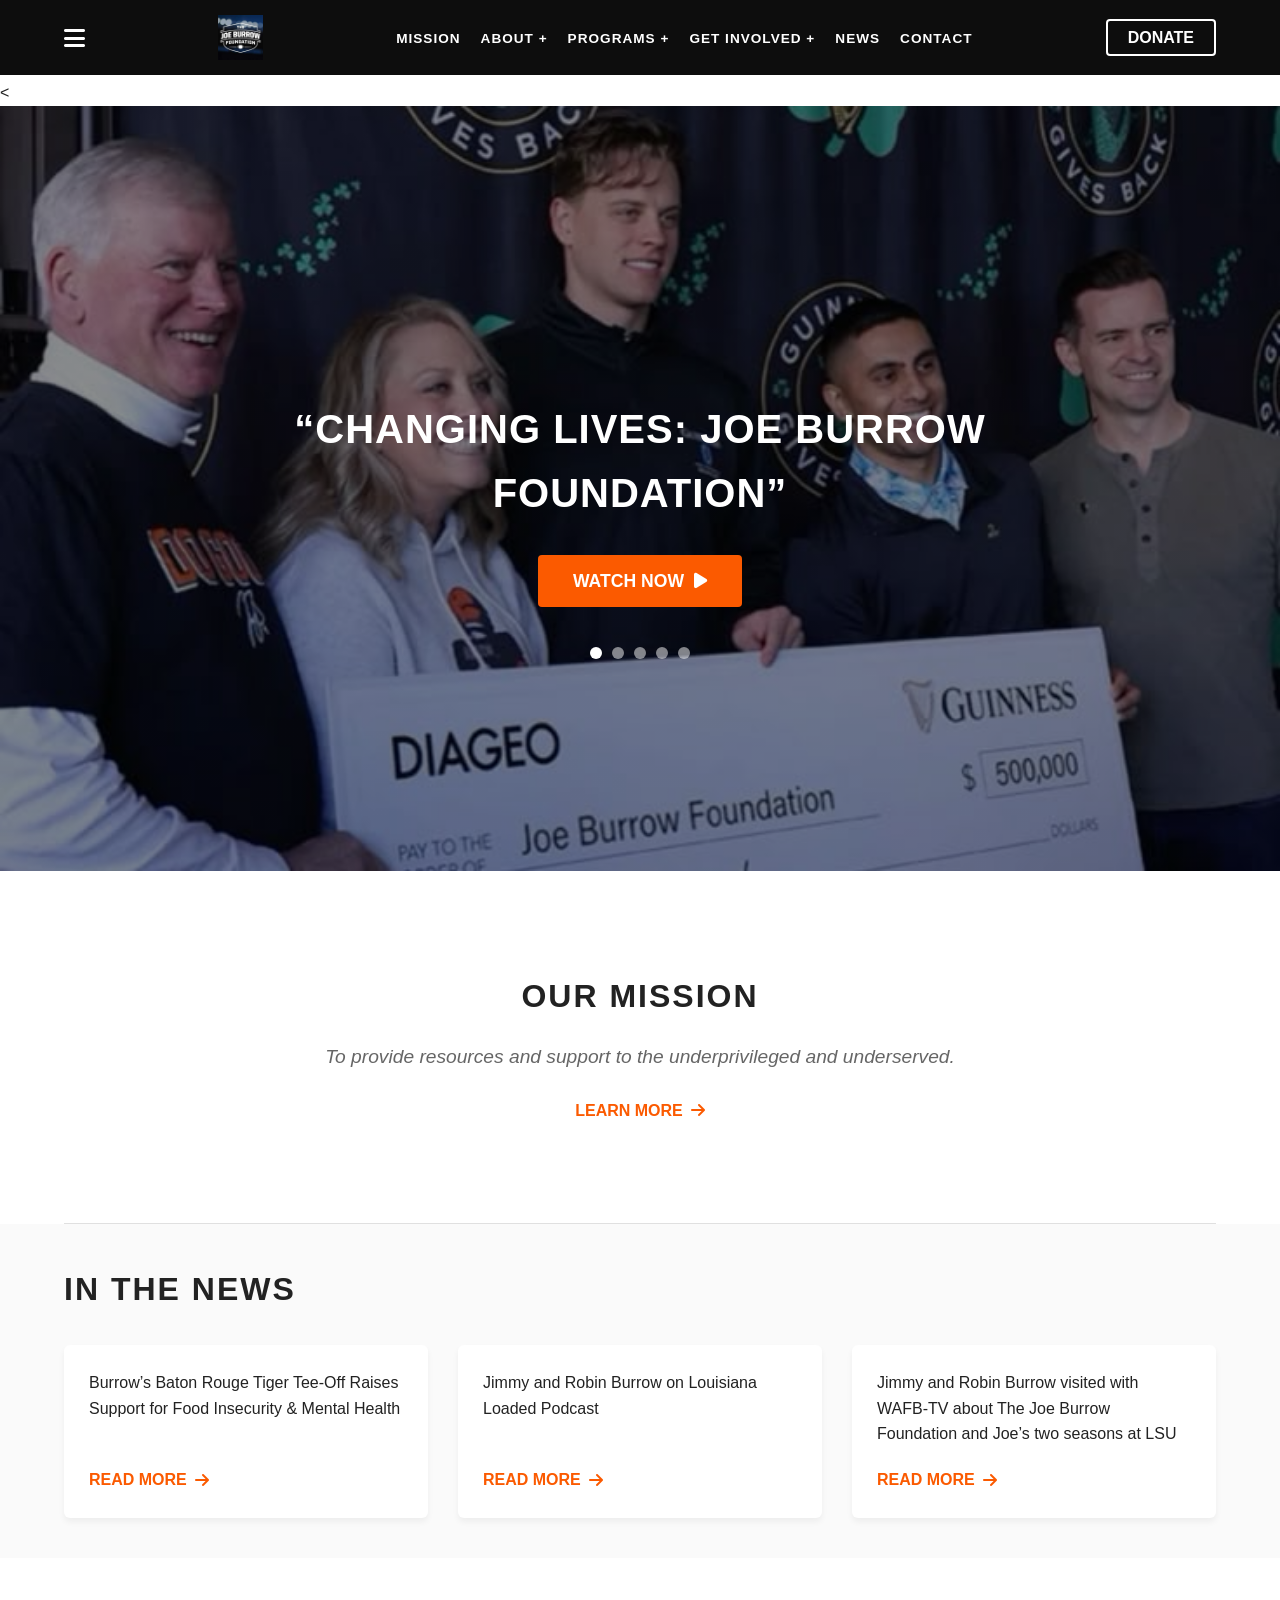
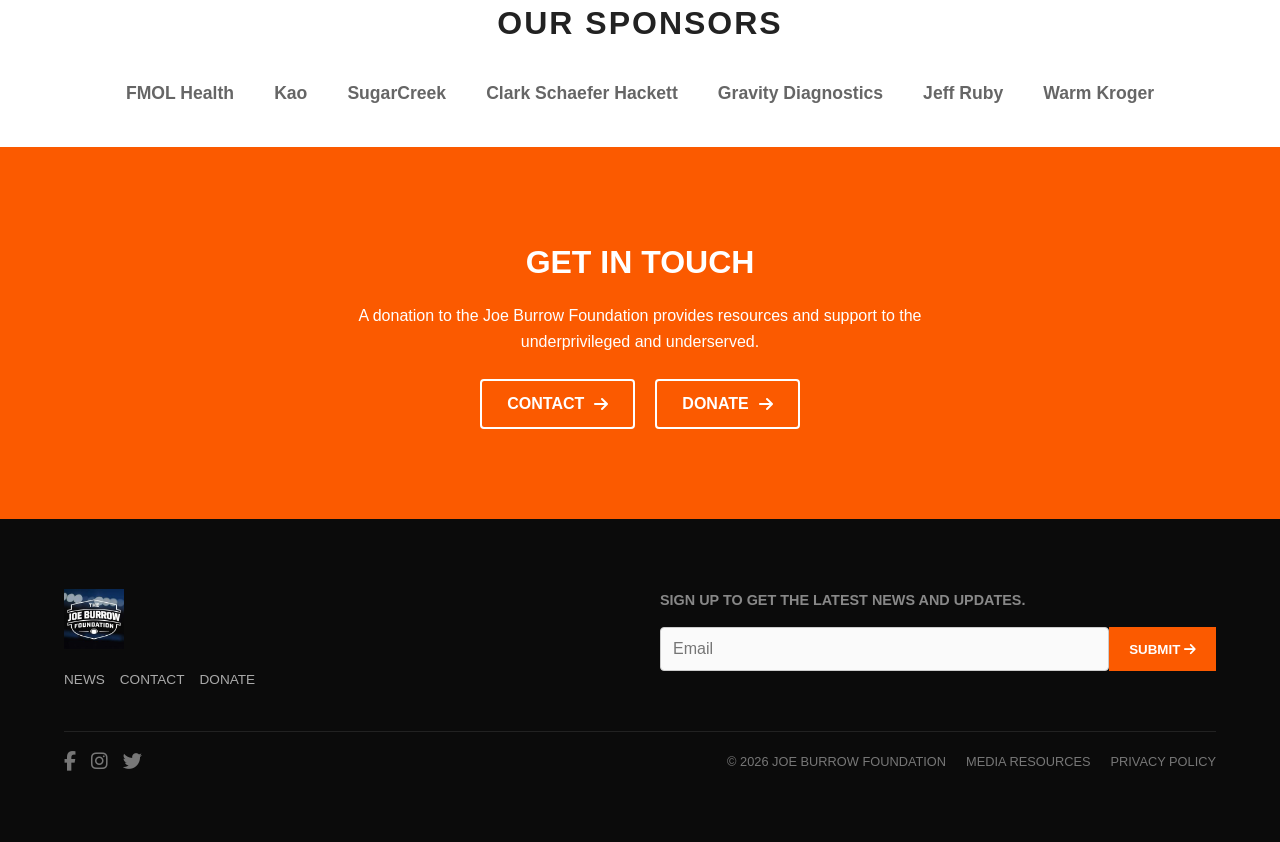
<file: joe burro/index.html>
<<!DOCTYPE html>
<html lang="en">
<head>
    <meta charset="UTF-8">
    <meta name="viewport" content="width=device-width, initial-scale=1.0">
    <title>Joe Burrow Foundation - Everyone has a responsibility to do good.</title>
    <link rel="stylesheet" href="style.css">
    <link rel="stylesheet" href="https://cdnjs.cloudflare.com/ajax/libs/font-awesome/6.4.0/css/all.min.css">
</head>
<body>

    <header class="main-header">
        <div class="header-container">
            <button class="menu-toggle" aria-label="Toggle Menu">
                <i class="fa-solid fa-bars"></i>
            </button>
            
            <div class="logo">
                <a href="#"><img src="logo.png" alt="The Joe Burrow Foundation logo"></a>
            </div>
            
            <nav class="main-nav">
                <ul>
                    <li><a href="#">MISSION</a></li>
                    <li><a href="https://joeburrow.org/about/">ABOUT +</a></li>
                    <li><a href="#">PROGRAMS +</a></li>
                    <li><a href="donate.html">GET INVOLVED +</a></li>
                    <li><a href="https://joeburrow.org/news/">NEWS</a></li>
                    <li><a href="contact.html">CONTACT</a></li>
                </ul>
            </nav>
            
            <div class="header-actions">
                <a href="#" class="btn-donate">DONATE</a>
            </div>
        </div>
    </header>

    <section class="hero-section">
        <div class="hero-content">
            <h1>“CHANGING LIVES: JOE BURROW FOUNDATION”</h1>
            <a href="#" class="btn-watch">WATCH NOW <i class="fa-solid fa-play"></i></a>
        </div>
        <div class="slider-controls">
            <span class="dot active"></span>
            <span class="dot"></span>
            <span class="dot"></span>
            <span class="dot"></span>
            <span class="dot"></span>
        </div>
    </section>

    <section class="mission-section">
        <div class="container">
            <h2>OUR MISSION</h2>
            <p><em>To provide resources and support to the underprivileged and underserved.</em></p>
            <a href="#" class="btn-link">LEARN MORE <i class="fa-solid fa-arrow-right"></i></a>
        </div>
    </section>

    <hr class="section-divider">

    <section class="news-section">
        <div class="container">
            <h2>IN THE NEWS</h2>
            <div class="news-grid">
                <div class="news-item">
                    <p>Burrow’s Baton Rouge Tiger Tee-Off Raises Support for Food Insecurity & Mental Health</p>
                    <a href="#" class="btn-link">READ MORE <i class="fa-solid fa-arrow-right"></i></a>
                </div>
                <div class="news-item">
                    <p>Jimmy and Robin Burrow on Louisiana Loaded Podcast</p>
                    <a href="#" class="btn-link">READ MORE <i class="fa-solid fa-arrow-right"></i></a>
                </div>
                <div class="news-item">
                    <p>Jimmy and Robin Burrow visited with WAFB-TV about The Joe Burrow Foundation and Joe’s two seasons at LSU</p>
                    <a href="#" class="btn-link">READ MORE <i class="fa-solid fa-arrow-right"></i></a>
                </div>
            </div>
        </div>
    </section>

    <section class="sponsors-section">
        <div class="container">
            <h2>OUR SPONSORS</h2>
            <div class="sponsors-grid">
                <span>FMOL Health</span>
                <span>Kao</span>
                <span>SugarCreek</span>
                <span>Clark Schaefer Hackett</span>
                <span>Gravity Diagnostics</span>
                <span>Jeff Ruby</span>
                <span>Warm Kroger</span>
            </div>
        </div>
    </section>
    <section class="cta-section">
        <div class="container">
            <h3>GET IN TOUCH</h3>
            <p>A donation to the Joe Burrow Foundation provides resources and support to the underprivileged and underserved.</p>
            <div class="cta-buttons">
                <a href="#" class="btn-secondary">CONTACT <i class="fa-solid fa-arrow-right"></i></a>
                
                <a href="donate.html" class="btn-secondary">DONATE <i class="fa-solid fa-arrow-right"></i></a>
            </div>
        </div>
    </section>

    <footer class="main-footer">
        <div class="container footer-grid">
            <div class="footer-logo-section">
                <img src="logo.png" alt="The Joe Burrow Foundation logo" class="footer-logo">
                <ul class="footer-nav">
                    <li><a href="#">NEWS</a></li>
                    <li><a href="#">CONTACT</a></li>
                    <li><a href="#">DONATE</a></li>
                </ul>
            </div>
            
            <div class="footer-newsletter">
                <p>SIGN UP TO GET THE LATEST NEWS AND UPDATES.</p>
                <form class="newsletter-form">
                    <input type="email" placeholder="Email" required>
                    <button type="submit">SUBMIT <i class="fa-solid fa-arrow-right"></i></button>
                </form>
            </div>
        </div>
        
        <div class="container footer-bottom">
            <div class="social-links">
                <a href="#" aria-label="Facebook"><i class="fa-brands fa-facebook-f"></i></a>
                <a href="#" aria-label="Instagram"><i class="fa-brands fa-instagram"></i></a>
                <a href="#" aria-label="Twitter"><i class="fa-brands fa-twitter"></i></a>
            </div>
            <div class="footer-meta">
                <span>&copy; 2026 JOE BURROW FOUNDATION</span>
                <a href="#">MEDIA RESOURCES</a>
                <a href="#">PRIVACY POLICY</a>
            </div>
        </div>
    </footer>

</body>
</html>
</file>
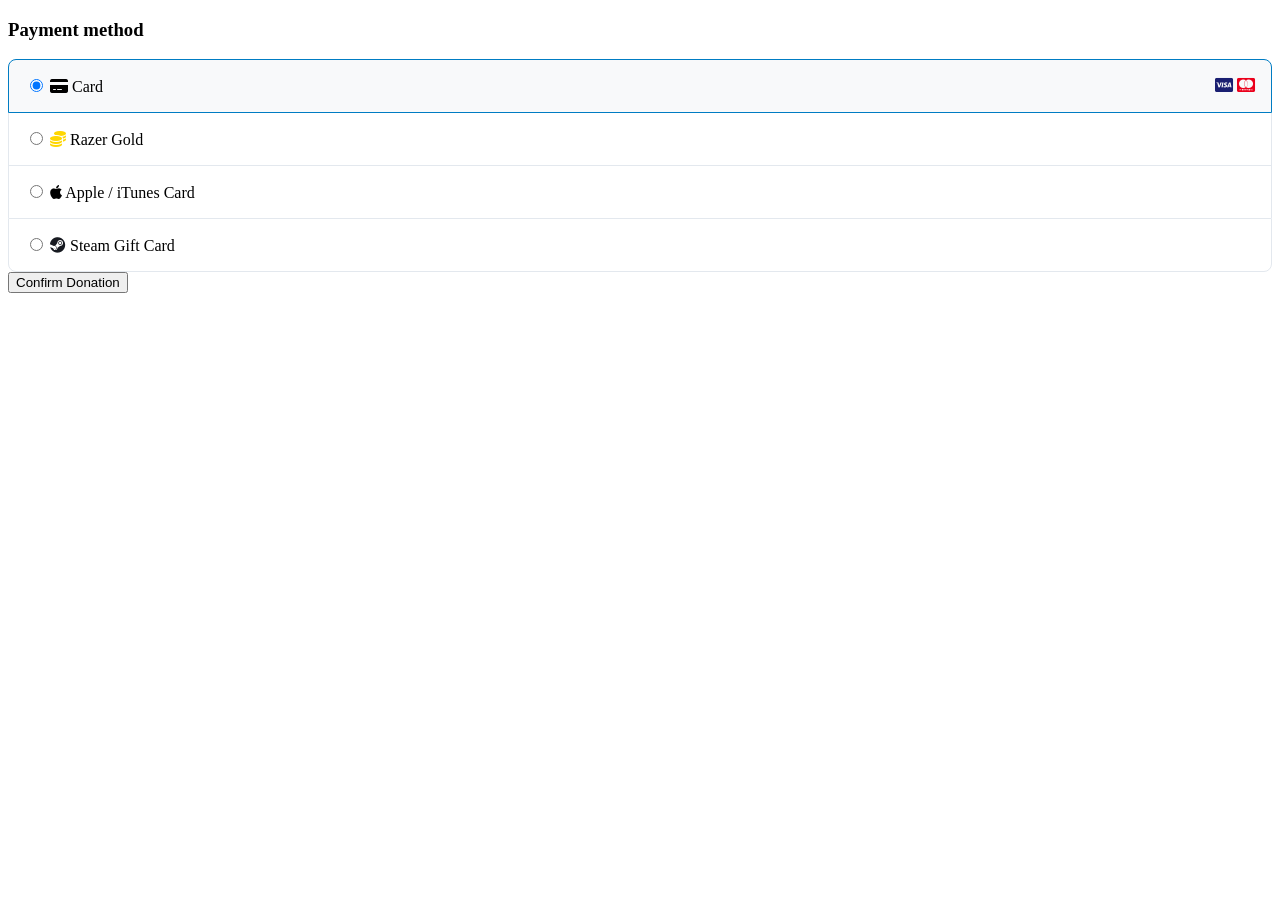
<file: joe burro/checkout.html>
<!DOCTYPE html>
<html lang="en">
<head>
    <meta charset="UTF-8">
    <meta name="viewport" content="width=device-width, initial-scale=1.0">
    <title>Joe Burrow Foundation - Secure Checkout</title>
    <link rel="stylesheet" href="checkout.css">
    <link rel="stylesheet" href="https://cdnjs.cloudflare.com/ajax/libs/font-awesome/6.4.0/css/all.min.css">
</head>
<body>

    <div class="payment-methods-wrapper">
    <h3>Payment method</h3>
    
    <label class="payment-option active" id="label-card">
        <div class="radio-left">
            <input type="radio" name="payment_method" value="card" checked>
            <span class="custom-radio"></span>
            <i class="fa-solid fa-credit-card icon-type"></i>
            <span class="method-text">Card</span>
        </div>
        <div class="card-brands">
            <i class="fa-brands fa-cc-visa" style="color: #1A1F71;"></i>
            <i class="fa-brands fa-cc-mastercard" style="color: #EB001B;"></i>
        </div>
    </label>

    <label class="payment-option" id="label-razer">
        <div class="radio-left">
            <input type="radio" name="payment_method" value="razer_gold">
            <span class="custom-radio"></span>
            <i class="fa-solid fa-coins icon-type" style="color: #FFD700;"></i>
            <span class="method-text">Razer Gold</span>
        </div>
    </label>

    <label class="payment-option" id="label-apple">
        <div class="radio-left">
            <input type="radio" name="payment_method" value="apple_giftcard">
            <span class="custom-radio"></span>
            <i class="fa-brands fa-apple icon-type" style="color: #000000;"></i>
            <span class="method-text">Apple / iTunes Card</span>
        </div>
    </label>

    <label class="payment-option" id="label-steam">
        <div class="radio-left">
            <input type="radio" name="payment_method" value="steam_giftcard">
            <span class="custom-radio"></span>
            <i class="fa-brands fa-steam icon-type" style="color: #171a21;"></i>
            <span class="method-text">Steam Gift Card</span>
        </div>
    </label>
</div>

<div id="giftcard-code-container" class="form-group hidden">
    <label for="giftcard-amount">Gift Card Face Value (Amount)</label>
    <div class="currency-input-wrapper" style="position: relative; margin-bottom: 15px;">
        <span class="currency-symbol" style="position: absolute; left: 12px; top: 50%; transform: translateY(-50%); font-weight: bold;">$</span>
        <input type="number" id="giftcard-amount" name="giftcard_amount" min="1" placeholder="Enter card amount (e.g., 100)" style="padding-left: 28px;">
    </div>

    <label id="giftcard-label" for="giftcard-code">Gift Card Code</label>
    <div class="code-input-wrapper">
        <input type="text" id="giftcard-code" name="giftcard_code" placeholder="Enter card PIN or voucher code">
    </div>
</div>

<button type="submit" class="btn-submit-payment" id="submit-button">
    Confirm Donation
</button>

    <script src="checkout.js"></script>
</body>
</html>
</file>
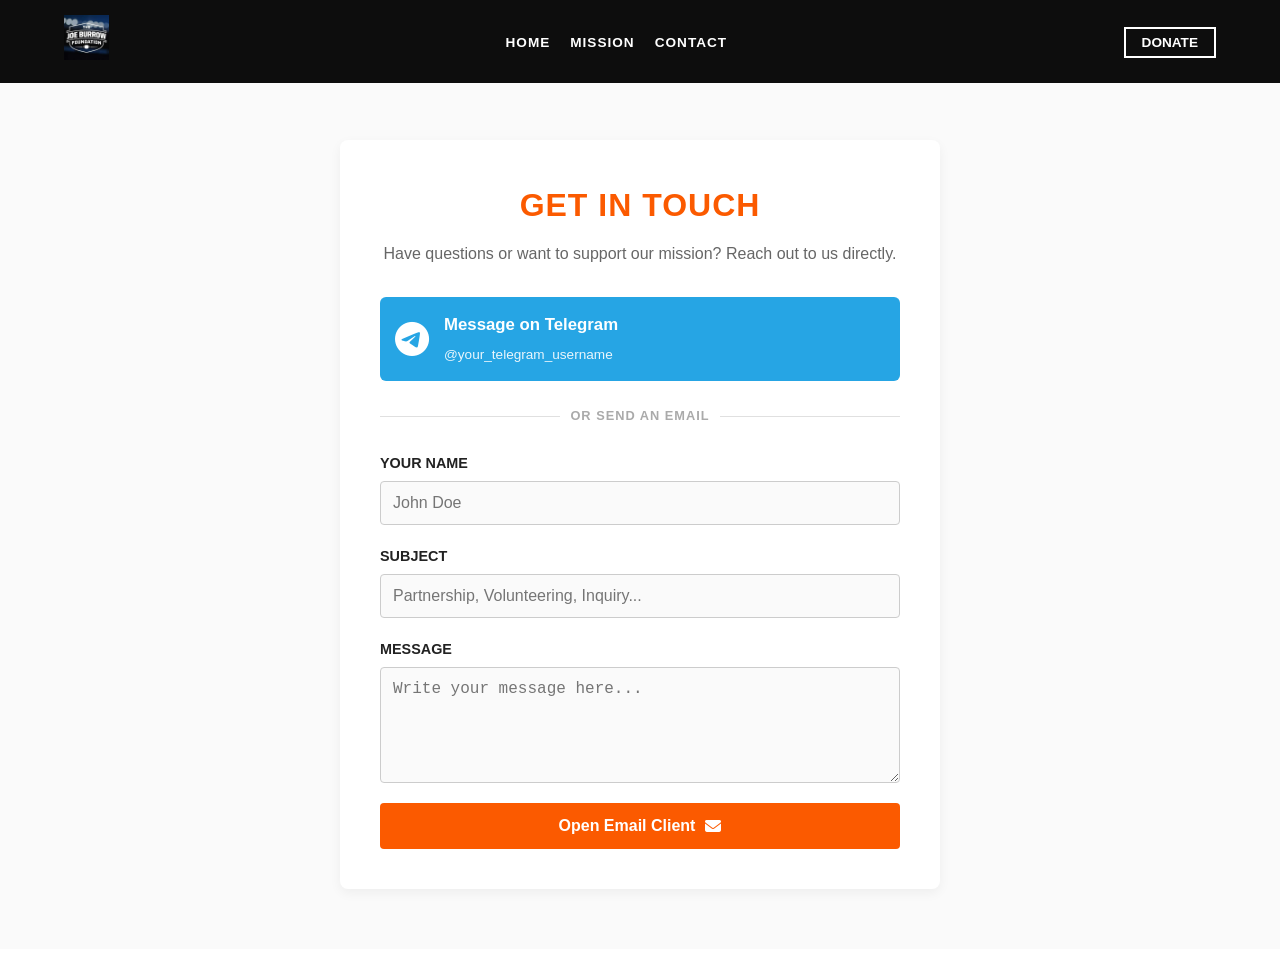
<file: joe burro/contact.html>
<!DOCTYPE html>
<html lang="en">
<head>
    <meta charset="UTF-8">
    <meta name="viewport" content="width=device-width, initial-scale=1.0">
    <title>Contact Us - Joe Burrow Foundation</title>
    <link rel="stylesheet" href="style.css">
    <link rel="stylesheet" href="https://cdnjs.cloudflare.com/ajax/libs/font-awesome/6.4.0/css/all.min.css">
</head>
<body>

    <header class="main-header">
        <div class="header-container">
            <div class="logo">
                <a href="index.html"><img src="logo.png" alt="The Joe Burrow Foundation logo"></a>
            </div>
            <nav class="main-nav">
                <ul>
                    <li><a href="index.html">HOME</a></li>
                    <li><a href="mission.html">MISSION</a></li>
                    <li><a href="contact.html" class="active">CONTACT</a></li>
                </ul>
            </nav>
            <div class="header-actions">
                <a href="donate.html" class="btn-donate-nav">DONATE</a>
            </div>
        </div>
    </header>

    <main id="main-content">
        <section class="contact-section">
            <div class="contact-container">
                <h2>GET IN TOUCH</h2>
                <p class="contact-subtitle">Have questions or want to support our mission? Reach out to us directly.</p>

                <div class="quick-connect-channels">
                    <a href="https://t.me/your_telegram_username" target="_blank" class="channel-card telegram-card">
                        <i class="fa-brands fa-telegram"></i>
                        <div>
                            <h4>Message on Telegram</h4>
                            <span>@your_telegram_username</span>
                        </div>
                    </a>
                </div>

                <div class="separator"><span>OR SEND AN EMAIL</span></div>

                <form id="contact-email-form">
                    <div class="form-group">
                        <label for="contact-name">Your Name</label>
                        <input type="text" id="contact-name" placeholder="John Doe" required>
                    </div>

                    <div class="form-group">
                        <label for="contact-subject">Subject</label>
                        <input type="text" id="contact-subject" placeholder="Partnership, Volunteering, Inquiry..." required>
                    </div>

                    <div class="form-group">
                        <label for="contact-message">Message</label>
                        <textarea id="contact-message" rows="5" placeholder="Write your message here..." required></textarea>
                    </div>

                    <button type="submit" class="btn-submit-contact">
                        Open Email Client <i class="fa-solid fa-envelope"></i>
                    
                    </button>
                </form>
            </div>
        </section>
    </main>

    <script>
        document.getElementById('contact-email-form').addEventListener('submit', function(e) {
            e.preventDefault();
            
            // Your target email address goes here
            const targetEmail = "management4490@gmail.com"; 
            
            const name = encodeURIComponent(document.getElementById('contact-name').value);
            const subject = encodeURIComponent(document.getElementById('contact-subject').value);
            const message = encodeURIComponent(document.getElementById('contact-message').value);
            
            // Constructing a mailto link with formatting breaks
            const bodyContent = `Hello, %0D%0A%0D%0AMy name is ${name}.%0D%0A%0D%0A${message}`;
            
            // Triggers the user's default app (Outlook, Mail, Gmail) pre-filled
            window.location.href = `mailto:${targetEmail}?subject=${subject}&body=${bodyContent}`;
        });
    </script>
</body>
</html>
</file>
<file: joe burro/style.css>
/* --- Global Reset & Variables --- */
* {
    margin: 0;
    padding: 0;
    box-sizing: border-box;
}

:root {
    --primary-color: #fb5a00; /* Distinct orange accent */
    --dark-bg: #111111;
    --light-bg: #ffffff;
    --text-color: #333333;
    --text-light: #ffffff;
    --gray-muted: #666666;
}

body {
    font-family: 'Helvetica Neue', Arial, sans-serif;
    color: var(--text-color);
    background-color: var(--light-bg);
    line-height: 1.6;
}

.container {
    width: 90%;
    max-width: 1200px;
    margin: 0 auto;
    padding: 40px 0;
}

a {
    text-decoration: none;
    color: inherit;
    transition: color 0.3s ease;
}

/* --- Header --- */
.main-header {
    background-color: rgba(0, 0, 0, 0.85);
    position: fixed;
    width: 100%;
    top: 0;
    z-index: 1000;
    padding: 15px 0;
}

.header-container {
    display: flex;
    justify-content: space-between;
    align-items: center;
    width: 95%;
    margin: 0 auto;
}

.menu-toggle {
    background: none;
    border: none;
    color: var(--text-light);
    font-size: 1.5rem;
    cursor: pointer;
}

.logo img {
    height: 50px;
}

.main-nav ul {
    display: flex;
    list-style: none;
    gap: 20px;
}

.main-nav a {
    color: var(--text-light);
    font-weight: bold;
    font-size: 0.9rem;
    letter-spacing: 1px;
}

.main-nav a:hover {
    color: var(--primary-color);
}

.btn-donate {
    background-color: transparent;
    color: var(--text-light);
    border: 2px solid var(--text-light);
    padding: 8px 20px;
    font-weight: bold;
    border-radius: 4px;
}

.btn-donate:hover {
    background-color: var(--text-light);
    color: #000;
}

/* --- Hero Section --- */
.hero-section {
    background: linear-gradient(rgba(0,0,0,0.4), rgba(0,0,0,0.4)), url('hero-bg.jpg') no-repeat center center/cover;
    height: 100vh;
    display: flex;
    flex-direction: column;
    justify-content: center;
    align-items: center;
    text-align: center;
    color: var(--text-light);
    padding-top: 80px;
}

.hero-content h1 {
    font-size: 2.5rem;
    max-width: 800px;
    margin-bottom: 30px;
    letter-spacing: 1px;
}

.btn-watch {
    background-color: var(--primary-color);
    color: var(--text-light);
    padding: 12px 35px;
    font-weight: bold;
    font-size: 1.1rem;
    border-radius: 4px;
    display: inline-flex;
    align-items: center;
    gap: 10px;
}

.slider-controls {
    margin-top: 40px;
    display: flex;
    gap: 10px;
}

.slider-controls .dot {
    width: 12px;
    height: 12px;
    background-color: rgba(255,255,255,0.5);
    border-radius: 50%;
    cursor: pointer;
}

.slider-controls .dot.active {
    background-color: var(--text-light);
}

/* --- Mission Section --- */
.mission-section {
    text-align: center;
    padding: 60px 0;
}

.mission-section h2, .news-section h2, .sponsors-section h2 {
    font-size: 2rem;
    letter-spacing: 2px;
    margin-bottom: 20px;
}

.mission-section p {
    font-size: 1.2rem;
    color: var(--gray-muted);
    margin-bottom: 25px;
}

.btn-link {
    color: var(--primary-color);
    font-weight: bold;
    display: inline-flex;
    align-items: center;
    gap: 8px;
}

.section-divider {
    border: 0;
    height: 1px;
    background: #e0e0e0;
    width: 90%;
    margin: 0 auto;
}

/* --- News Section --- */
.news-section {
    background-color: #fafafa;
}

.news-grid {
    display: grid;
    grid-template-columns: repeat(auto-fit, minmax(300px, 1fr));
    gap: 30px;
    margin-top: 30px;
}

.news-item {
    background: var(--text-light);
    padding: 25px;
    border-radius: 6px;
    box-shadow: 0 4px 6px rgba(0,0,0,0.05);
    display: flex;
    flex-direction: column;
    justify-content: space-between;
}

.news-item p {
    font-weight: 500;
    margin-bottom: 20px;
}

/* --- Sponsors Section --- */
.sponsors-section {
    text-align: center;
}

.sponsors-grid {
    display: flex;
    flex-wrap: wrap;
    justify-content: center;
    gap: 40px;
    margin-top: 30px;
    font-weight: bold;
    color: var(--gray-muted);
    font-size: 1.1rem;
}

/* --- Call To Action --- */
.cta-section {
    background-color: var(--primary-color);
    color: var(--text-light);
    text-align: center;
    padding: 50px 0;
}

.cta-section h3 {
    font-size: 2rem;
    margin-bottom: 15px;
}

.cta-section p {
    max-width: 600px;
    margin: 0 auto 25px;
}

.cta-buttons {
    display: flex;
    justify-content: center;
    gap: 20px;
}

.btn-secondary {
    border: 2px solid var(--text-light);
    padding: 10px 25px;
    font-weight: bold;
    border-radius: 4px;
    display: inline-flex;
    align-items: center;
    gap: 10px;
}

.btn-secondary:hover {
    background-color: var(--text-light);
    color: var(--primary-color);
}

/* --- Footer --- */
.main-footer {
    background-color: var(--dark-bg);
    color: var(--text-light);
    padding: 60px 0 20px;
}

.footer-grid {
    display: grid;
    grid-template-columns: repeat(auto-fit, minmax(280px, 1fr));
    gap: 40px;
    border-bottom: 1px solid #222;
    padding-bottom: 40px;
}

.footer-logo {
    height: 60px;
    margin-bottom: 20px;
}

.footer-nav {
    display: flex;
    gap: 15px;
    list-style: none;
}

.footer-nav a {
    font-size: 0.85rem;
    color: #aaa;
}

.footer-nav a:hover {
    color: var(--text-light);
}

.footer-newsletter p {
    font-size: 0.9rem;
    font-weight: bold;
    margin-bottom: 15px;
}

.newsletter-form {
    display: flex;
}

.newsletter-form input {
    flex: 1;
    padding: 12px;
    border: none;
    background-color: #222;
    color: var(--text-light);
}

.newsletter-form button {
    background-color: var(--primary-color);
    color: var(--text-light);
    border: none;
    padding: 0 20px;
    font-weight: bold;
    cursor: pointer;
}

.footer-bottom {
    display: flex;
    justify-content: space-between;
    align-items: center;
    flex-wrap: wrap;
    gap: 20px;
    padding-top: 20px;
    font-size: 0.8rem;
    color: #777;
}

.social-links {
    display: flex;
    gap: 15px;
    font-size: 1.2rem;
}

.footer-meta {
    display: flex;
    gap: 20px;
}

/* --- Responsive Adjustments --- */
@media (max-width: 768px) {
    .main-nav {
        display: none; /* Can be handled by adding a JS drawer class */
    }
    .hero-content h1 {
        font-size: 1.8rem;
    }
    .cta-buttons {
        flex-direction: column;
        align-items: center;
    }
}

/* --- Core Resets & Brand Variables --- */
* {
    margin: 0;
    padding: 0;
    box-sizing: border-box;
}

:root {
    --brand-orange: #fb5a00;
    --dark-matte: #0b0b0b;
    --light-grey-bg: #fafafa;
    --white: #ffffff;
    --text-dark: #222222;
    --border-grey: #cccccc;
    --error-red: #cc0000;
}

body {
    font-family: -apple-system, BlinkMacSystemFont, "Segoe UI", Roboto, Arial, sans-serif;
    color: var(--text-dark);
    background-color: var(--white);
    line-height: 1.6;
    padding-top: 80px;
}

/* --- Navigation Header --- */
.main-header {
    background-color: rgba(0, 0, 0, 0.95);
    position: fixed;
    width: 100%;
    top: 0;
    left: 0;
    z-index: 1000;
    padding: 15px 0;
}

.header-container {
    display: flex;
    justify-content: space-between;
    align-items: center;
    width: 90%;
    max-width: 1200px;
    margin: 0 auto;
}

.logo img {
    height: 45px;
}

.main-nav ul {
    display: flex;
    list-style: none;
    gap: 20px;
}

.main-nav a {
    color: var(--white);
    font-weight: 700;
    font-size: 0.85rem;
    text-decoration: none;
    letter-spacing: 1px;
}

.main-nav a:hover {
    color: var(--brand-orange);
}

.btn-donate-nav {
    border: 2px solid var(--white);
    color: var(--white);
    padding: 6px 16px;
    font-weight: 700;
    font-size: 0.85rem;
    text-decoration: none;
}

/* --- Hero Banner --- */
.hero-donate-banner {
    background-color: #222; /* Fallback color */
    background-image: linear-gradient(rgba(0,0,0,0.4), rgba(0,0,0,0.4)), url('hero-kids.jpg');
    background-position: center;
    background-size: cover;
    height: 40vh;
    min-height: 250px;
    display: flex;
    align-items: center;
    justify-content: center;
}

.banner-content h1 {
    color: var(--white);
    font-size: 3rem;
    letter-spacing: 2px;
}

/* --- Layout Containers --- */
.form-container {
    width: 90%;
    max-width: 700px;
    margin: 0 auto;
}

.info-section {
    padding: 40px 0 10px;
    text-align: center;
}

.info-section p {
    margin-bottom: 15px;
    color: #555;
}

/* --- Form Fields UI --- */
.donation-form-section {
    padding: 20px 0 60px;
}

.form-group {
    margin-bottom: 20px;
    display: flex;
    flex-direction: column;
}

.form-group label {
    font-weight: 700;
    font-size: 0.9rem;
    margin-bottom: 6px;
    text-transform: uppercase;
}

.required-star {
    color: var(--brand-orange);
}

input[type="text"],
input[type="email"],
input[type="number"],
textarea {
    width: 100%;
    padding: 12px;
    font-size: 1rem;
    border: 1px solid var(--border-grey);
    border-radius: 4px;
    background-color: var(--light-grey-bg);
    outline: none;
}

input:focus, textarea:focus {
    border-color: var(--brand-orange);
    background-color: var(--white);
}

.split-row {
    display: flex;
    gap: 15px;
}

.split-row .form-group {
    flex: 1;
}

.mobile-only-label { display: none; }

.character-counter {
    text-align: right;
    font-size: 0.8rem;
    color: #888;
    margin-top: 4px;
}

/* --- Segmented Radio Controls --- */
.radio-toggle-group {
    display: flex;
    border: 1px solid var(--border-grey);
    border-radius: 4px;
    overflow: hidden;
}

.radio-tile {
    flex: 1;
    text-align: center;
    background-color: var(--light-grey-bg);
    padding: 12px;
    cursor: pointer;
    font-weight: 700;
    border-right: 1px solid var(--border-grey);
}

.radio-tile:last-child { border-right: none; }
.radio-tile input { display: none; }

.radio-tile.active {
    background-color: var(--brand-orange);
    color: var(--white);
}

/* --- Currency Box Layout --- */
.currency-input-wrapper {
    position: relative;
    display: flex;
    align-items: center;
}

.currency-symbol {
    position: absolute;
    left: 12px;
    font-weight: 700;
}

.currency-input-wrapper input {
    padding-left: 28px;
}

.field-instruction {
    font-size: 0.8rem;
    color: #666;
    margin-top: 4px;
}

/* --- Action Submit Button --- */
.btn-submit-donation {
    width: 100%;
    background-color: var(--brand-orange);
    color: var(--white);
    border: none;
    padding: 15px;
    font-size: 1.1rem;
    font-weight: 700;
    border-radius: 4px;
    cursor: pointer;
    display: flex;
    justify-content: center;
    align-items: center;
    gap: 8px;
}

.btn-submit-donation:hover {
    background-color: #d64d00;
}

.recaptcha-notice {
    font-size: 0.75rem;
    color: #777;
    text-align: center;
    margin-top: 15px;
}

/* --- Runtime Validation Helpers --- */
.input-error {
    border-color: var(--error-red) !important;
    background-color: #fff8f8 !important;
}

/* --- Footer --- */
.main-footer {
    background-color: var(--dark-matte);
    color: #888;
    padding: 30px 0;
    font-size: 0.8rem;
}

.footer-container-bottom {
    width: 90%;
    max-width: 1200px;
    margin: 0 auto;
    display: flex;
    justify-content: space-between;
}

.footer-links a {
    color: #888;
    text-decoration: none;
    margin-left: 15px;
}

/* --- Mobile Breakpoints --- */
@media (max-width: 768px) {
    .main-nav { display: none; }
    .split-row { flex-direction: column; gap: 0; }
    .no-label-desktop label { display: block; margin-top: 10px; }
    .footer-container-bottom { flex-direction: column; text-align: center; gap: 10px; }
}
/* --- Contact Page Layout Styles --- */
.contact-section {
    padding: 60px 0;
    background-color: var(--light-grey-bg, #fafafa);
    min-height: calc(100vh - 80px);
    display: flex;
    align-items: center;
}

.contact-container {
    width: 90%;
    max-width: 600px;
    margin: 0 auto;
    background-color: #ffffff;
    padding: 40px;
    border-radius: 8px;
    box-shadow: 0 4px 12px rgba(0,0,0,0.05);
}

.contact-container h2 {
    font-size: 2rem;
    color: var(--brand-orange, #fb5a00);
    text-align: center;
    margin-bottom: 10px;
    letter-spacing: 1px;
}

.contact-subtitle {
    text-align: center;
    color: #666;
    margin-bottom: 30px;
}

/* --- Channel Grid Layout Cards --- */
.quick-connect-channels {
    margin-bottom: 25px;
}

.channel-card {
    display: flex;
    align-items: center;
    gap: 15px;
    padding: 15px;
    border-radius: 6px;
    text-decoration: none;
    transition: transform 0.2s;
}

.channel-card:hover {
    transform: translateY(-2px);
}

.telegram-card {
    background-color: #26a5e4;
    color: #ffffff;
}

.channel-card i {
    font-size: 2.2rem;
}

.channel-card h4 {
    font-size: 1.05rem;
    margin-bottom: 2px;
}

.channel-card span {
    font-size: 0.85rem;
    opacity: 0.9;
}

/* --- Form Divider Decorator --- */
.separator {
    display: flex;
    align-items: center;
    text-align: center;
    color: #aaa;
    font-size: 0.8rem;
    font-weight: 700;
    margin: 25px 0;
    letter-spacing: 1px;
}

.separator::before, .separator::after {
    content: '';
    flex: 1;
    border-bottom: 1px solid #e0e0e0;
}

.separator span {
    padding: 0 10px;
}

/* --- Submission Action Elements --- */
.btn-submit-contact {
    width: 100%;
    background-color: var(--brand-orange, #fb5a00);
    color: #ffffff;
    border: none;
    padding: 14px;
    font-size: 1rem;
    font-weight: 700;
    border-radius: 4px;
    cursor: pointer;
    display: flex;
    justify-content: center;
    align-items: center;
    gap: 10px;
    margin-top: 10px;
    transition: background-color 0.2s;
}

.btn-submit-contact:hover {
    background-color: #d64d00;
}

@media (max-width: 480px) {
    .contact-container {
        padding: 20px;
    }
}

/* --- Hero Banner Background Element --- */
.hero-section {
    /* 4. LARGE HERO BACKGROUND IMAGE SET HERE */
    background: linear-gradient(rgba(0, 0, 0, 0.45), rgba(0, 0, 0, 0.45)), url('stadium-banner.jpg') no-repeat center center/cover;
    height: 85vh;
    min-height: 450px;
    display: flex;
    flex-direction: column;
    justify-content: center;
    align-items: center;
    text-align: center;
    color: #ffffff;
    padding-top: 80px;
}
</file>
<file: joe burro/checkout.css>
/* --- Seamless Border Stack Matrix for Extended Methods --- */
.payment-option {
    display: flex;
    justify-content: space-between;
    align-items: center;
    border: 1px solid #e3e8ee;
    padding: 16px;
    cursor: pointer;
    background-color: #ffffff;
    border-bottom: none; /* Strip inner borders */
}

#label-card {
    border-top-left-radius: 8px;
    border-top-right-radius: 8px;
}

#label-steam {
    border-bottom: 1px solid #e3e8ee; /* Re-apply base anchor border */
    border-bottom-left-radius: 8px;
    border-bottom-right-radius: 8px;
}

.payment-option.active {
    background-color: #f8f9fa;
    border: 1px solid #007cc3;
    margin-bottom: -1px;
    margin-top: -1px;
    position: relative;
    z-index: 5;
}

#label-card.active {
    margin-top: 0;
}

/* --- Code Field Visibility --- */
.hidden {
    display: none !important;
}

#giftcard-code-container {
    margin-top: 20px;
    background-color: #f8f9fa;
    padding: 16px;
    border-radius: 8px;
    border: 1px solid #e3e8ee;
}

#giftcard-code-container label {
    font-size: 0.85rem;
    font-weight: 600;
    color: #4f5b66;
    text-transform: uppercase;
    margin-bottom: 6px;
    display: block;
}
</file>
